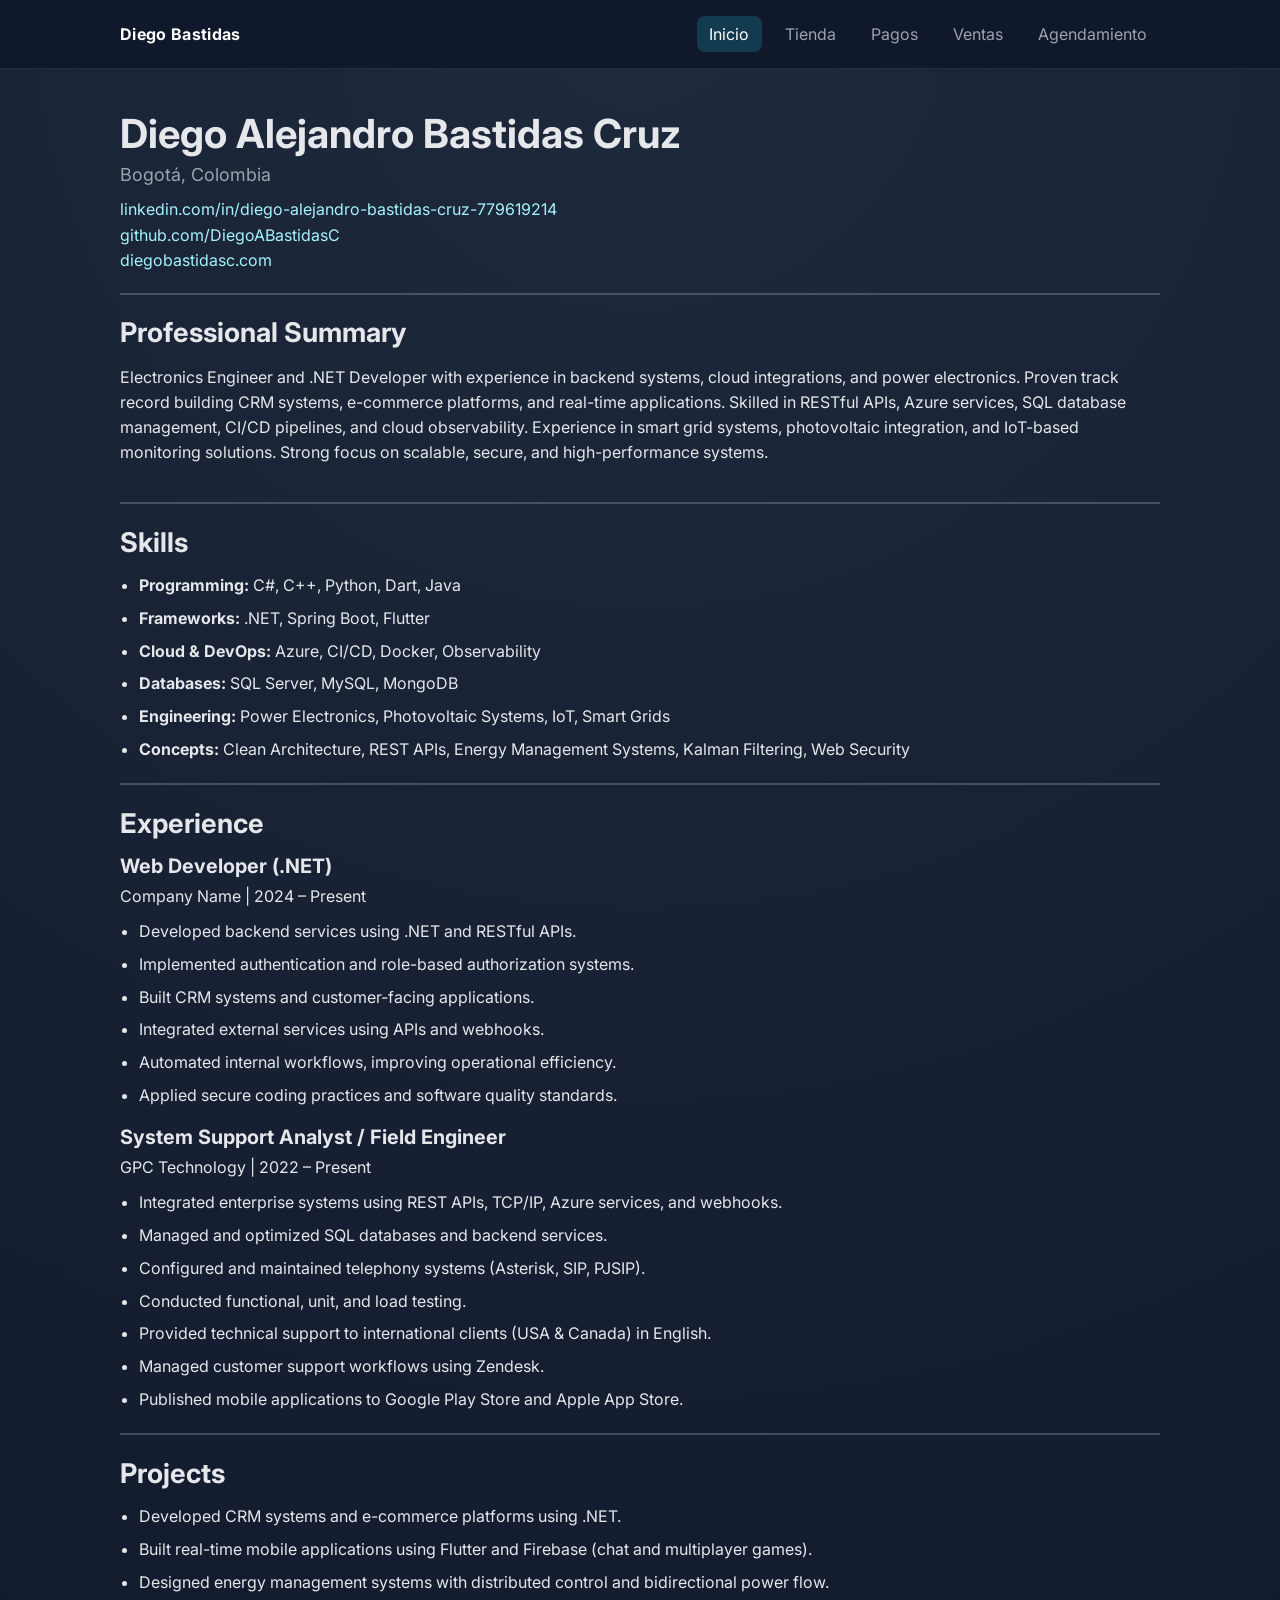
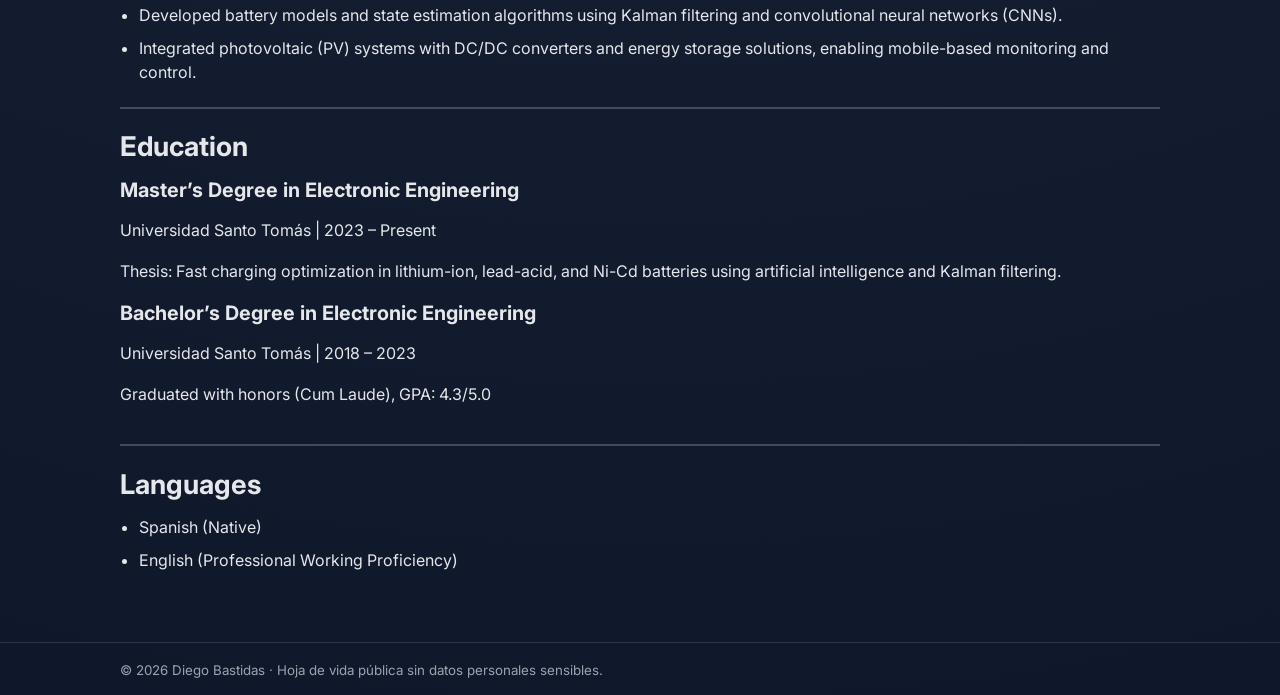
<file: index.html>
<!DOCTYPE html>
<html lang="es">
  <head>
    <meta charset="UTF-8" />
    <meta name="viewport" content="width=device-width, initial-scale=1.0" />
    <title>Portafolio, CV | Diego Bastidas</title>
    <link rel="preconnect" href="https://fonts.googleapis.com" />
    <link rel="preconnect" href="https://fonts.gstatic.com" crossorigin />
    <link
      href="https://fonts.googleapis.com/css2?family=Inter:wght@400;500;600;700&display=swap"
      rel="stylesheet"
    />
    <link rel="stylesheet" href="styles.css" />
  </head>
  <body>
    <header class="site-header">
      <div class="container nav-wrapper">
        <a class="brand" href="index.html">Diego Bastidas</a>
        <nav class="site-nav" aria-label="Navegación principal">
          <a href="index.html" class="active">Inicio</a>
          <a href="tienda.html">Tienda</a>
          <a href="pagos.html">Pagos</a>
          <a href="ventas.html">Ventas</a>
          <a href="agendamiento.html">Agendamiento</a>
        </nav>
      </div>
    </header>

    <main>
      <section class="resume container">
        <header class="resume-header">
          <h1>Diego Alejandro Bastidas Cruz</h1>
          <p class="resume-location">Bogotá, Colombia</p>
          <ul class="resume-links">
            <li>
              <a href="https://linkedin.com/in/diego-alejandro-bastidas-cruz-779619214">
                linkedin.com/in/diego-alejandro-bastidas-cruz-779619214
              </a>
            </li>
            <li><a href="https://github.com/DiegoABastidasC">github.com/DiegoABastidasC</a></li>
            <li><a href="https://diegobastidasc.com">diegobastidasc.com</a></li>
          </ul>
        </header>

        <section class="resume-section">
          <h2>Professional Summary</h2>
          <p>
            Electronics Engineer and .NET Developer with experience in backend systems,
            cloud integrations, and power electronics. Proven track record building CRM
            systems, e-commerce platforms, and real-time applications. Skilled in RESTful
            APIs, Azure services, SQL database management, CI/CD pipelines, and cloud
            observability. Experience in smart grid systems, photovoltaic integration, and
            IoT-based monitoring solutions. Strong focus on scalable, secure, and
            high-performance systems.
          </p>
        </section>

        <section class="resume-section">
          <h2>Skills</h2>
          <ul class="skills-list">
            <li><strong>Programming:</strong> C#, C++, Python, Dart, Java</li>
            <li><strong>Frameworks:</strong> .NET, Spring Boot, Flutter</li>
            <li><strong>Cloud &amp; DevOps:</strong> Azure, CI/CD, Docker, Observability</li>
            <li><strong>Databases:</strong> SQL Server, MySQL, MongoDB</li>
            <li><strong>Engineering:</strong> Power Electronics, Photovoltaic Systems, IoT, Smart Grids</li>
            <li>
              <strong>Concepts:</strong> Clean Architecture, REST APIs, Energy Management
              Systems, Kalman Filtering, Web Security
            </li>
          </ul>
        </section>

        <section class="resume-section">
          <h2>Experience</h2>

          <article class="experience-item">
            <h3>Web Developer (.NET)</h3>
            <p class="experience-meta">Company Name | 2024 – Present</p>
            <ul>
              <li>Developed backend services using .NET and RESTful APIs.</li>
              <li>Implemented authentication and role-based authorization systems.</li>
              <li>Built CRM systems and customer-facing applications.</li>
              <li>Integrated external services using APIs and webhooks.</li>
              <li>Automated internal workflows, improving operational efficiency.</li>
              <li>Applied secure coding practices and software quality standards.</li>
            </ul>
          </article>

          <article class="experience-item">
            <h3>System Support Analyst / Field Engineer</h3>
            <p class="experience-meta">GPC Technology | 2022 – Present</p>
            <ul>
              <li>
                Integrated enterprise systems using REST APIs, TCP/IP, Azure services,
                and webhooks.
              </li>
              <li>Managed and optimized SQL databases and backend services.</li>
              <li>Configured and maintained telephony systems (Asterisk, SIP, PJSIP).</li>
              <li>Conducted functional, unit, and load testing.</li>
              <li>
                Provided technical support to international clients (USA &amp; Canada) in
                English.
              </li>
              <li>Managed customer support workflows using Zendesk.</li>
              <li>Published mobile applications to Google Play Store and Apple App Store.</li>
            </ul>
          </article>
        </section>

        <section class="resume-section">
          <h2>Projects</h2>
          <ul>
            <li>Developed CRM systems and e-commerce platforms using .NET.</li>
            <li>
              Built real-time mobile applications using Flutter and Firebase (chat and
              multiplayer games).
            </li>
            <li>
              Designed energy management systems with distributed control and
              bidirectional power flow.
            </li>
            <li>
              Developed battery models and state estimation algorithms using Kalman
              filtering and convolutional neural networks (CNNs).
            </li>
            <li>
              Integrated photovoltaic (PV) systems with DC/DC converters and energy
              storage solutions, enabling mobile-based monitoring and control.
            </li>
          </ul>
        </section>

        <section class="resume-section">
          <h2>Education</h2>
          <article class="education-item">
            <h3>Master’s Degree in Electronic Engineering</h3>
            <p>Universidad Santo Tomás | 2023 – Present</p>
            <p>
              Thesis: Fast charging optimization in lithium-ion, lead-acid, and Ni-Cd
              batteries using artificial intelligence and Kalman filtering.
            </p>
          </article>
          <article class="education-item">
            <h3>Bachelor’s Degree in Electronic Engineering</h3>
            <p>Universidad Santo Tomás | 2018 – 2023</p>
            <p>Graduated with honors (Cum Laude), GPA: 4.3/5.0</p>
          </article>
        </section>

        <section class="resume-section">
          <h2>Languages</h2>
          <ul class="languages-list">
            <li>Spanish (Native)</li>
            <li>English (Professional Working Proficiency)</li>
          </ul>
        </section>
      </section>
    </main>

    <footer class="site-footer">
      <div class="container">
        <small>© 2026 Diego Bastidas · Hoja de vida pública sin datos personales sensibles.</small>
      </div>
    </footer>
  </body>
</html>
</file>
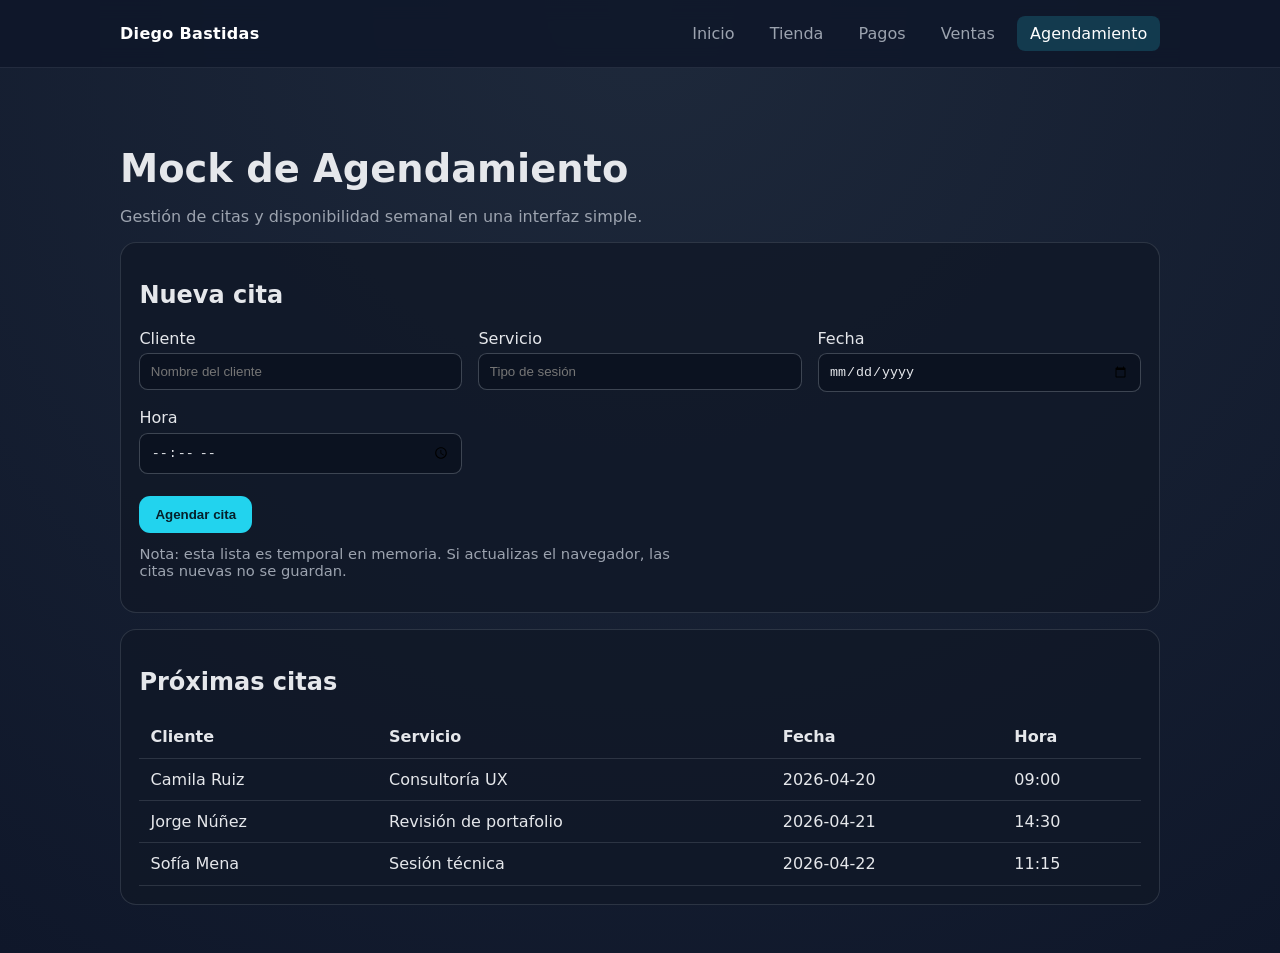
<file: agendamiento.html>
<!DOCTYPE html>
<html lang="es">
  <head>
    <meta charset="UTF-8" />
    <meta name="viewport" content="width=device-width, initial-scale=1.0" />
    <title>Mock | Agendamiento</title>
    <link rel="stylesheet" href="styles.css" />
  </head>
  <body>
    <header class="site-header">
      <div class="container nav-wrapper">
        <a class="brand" href="index.html">Diego Bastidas</a>
        <nav class="site-nav" aria-label="Navegación principal">
          <a href="index.html">Inicio</a>
          <a href="tienda.html">Tienda</a>
          <a href="pagos.html">Pagos</a>
          <a href="ventas.html">Ventas</a>
          <a href="agendamiento.html" class="active">Agendamiento</a>
        </nav>
      </div>
    </header>

    <main class="container hero">
      <h1>Mock de Agendamiento</h1>
      <p>Gestión de citas y disponibilidad semanal en una interfaz simple.</p>

      <section class="panel">
        <h2>Nueva cita</h2>
        <form id="appointment-form">
          <div class="grid">
            <label>
              Cliente
              <input id="client" type="text" placeholder="Nombre del cliente" required />
            </label>
            <label>
              Servicio
              <input id="service" type="text" placeholder="Tipo de sesión" required />
            </label>
            <label>
              Fecha
              <input id="date" type="date" required />
            </label>
            <label>
              Hora
              <input id="time" type="time" required />
            </label>
          </div>
          <button class="button" type="submit">Agendar cita</button>
        </form>
        <p class="helper-text">
          Nota: esta lista es temporal en memoria. Si actualizas el navegador, las citas nuevas no se guardan.
        </p>
      </section>

      <section class="panel">
        <h2>Próximas citas</h2>
        <table class="table">
          <thead>
            <tr>
              <th>Cliente</th>
              <th>Servicio</th>
              <th>Fecha</th>
              <th>Hora</th>
            </tr>
          </thead>
          <tbody id="appointments-body">
            <tr>
              <td>Camila Ruiz</td>
              <td>Consultoría UX</td>
              <td>2026-04-20</td>
              <td>09:00</td>
            </tr>
            <tr>
              <td>Jorge Núñez</td>
              <td>Revisión de portafolio</td>
              <td>2026-04-21</td>
              <td>14:30</td>
            </tr>
            <tr>
              <td>Sofía Mena</td>
              <td>Sesión técnica</td>
              <td>2026-04-22</td>
              <td>11:15</td>
            </tr>
          </tbody>
        </table>
      </section>
    </main>

    <script>
      const form = document.getElementById('appointment-form');
      const appointmentsBody = document.getElementById('appointments-body');

      form.addEventListener('submit', (event) => {
        event.preventDefault();

        const client = document.getElementById('client').value.trim();
        const service = document.getElementById('service').value.trim();
        const date = document.getElementById('date').value;
        const time = document.getElementById('time').value;

        const row = document.createElement('tr');
        row.innerHTML = `
          <td>${client}</td>
          <td>${service}</td>
          <td>${date}</td>
          <td>${time}</td>
        `;

        appointmentsBody.appendChild(row);
        form.reset();
      });
    </script>
  </body>
</html>
</file>
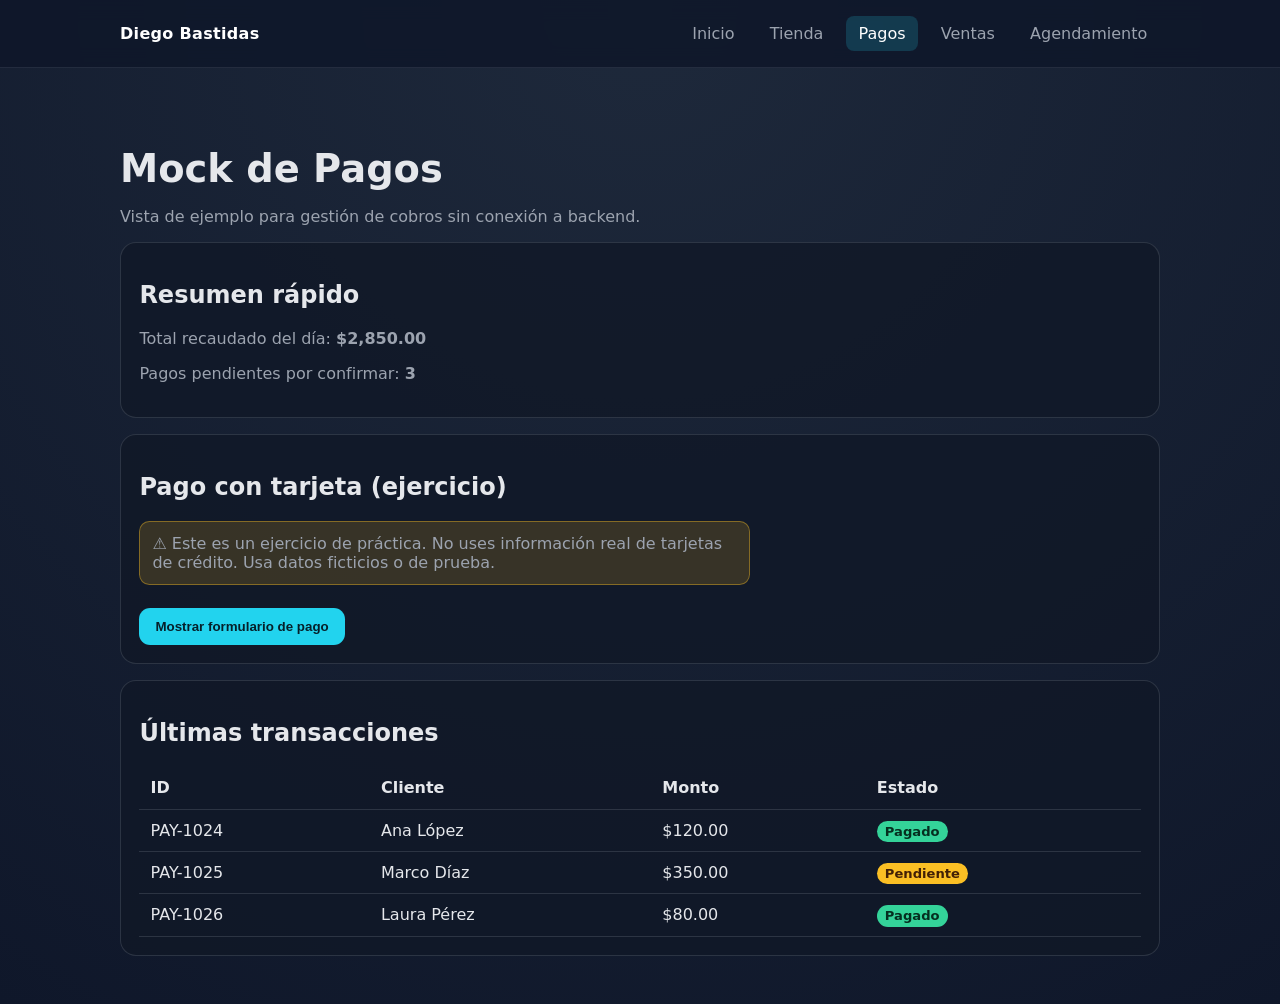
<file: pagos.html>
<!DOCTYPE html>
<html lang="es">
  <head>
    <meta charset="UTF-8" />
    <meta name="viewport" content="width=device-width, initial-scale=1.0" />
    <title>Mock | Pagos</title>
    <link rel="stylesheet" href="styles.css" />
  </head>
  <body>
    <header class="site-header">
      <div class="container nav-wrapper">
        <a class="brand" href="index.html">Diego Bastidas</a>
        <nav class="site-nav" aria-label="Navegación principal">
          <a href="index.html">Inicio</a>
          <a href="tienda.html">Tienda</a>
          <a href="pagos.html" class="active">Pagos</a>
          <a href="ventas.html">Ventas</a>
          <a href="agendamiento.html">Agendamiento</a>
        </nav>
      </div>
    </header>

    <main class="container hero">
      <h1>Mock de Pagos</h1>
      <p>Vista de ejemplo para gestión de cobros sin conexión a backend.</p>

      <section class="panel">
        <h2>Resumen rápido</h2>
        <p>Total recaudado del día: <strong>$2,850.00</strong></p>
        <p>Pagos pendientes por confirmar: <strong>3</strong></p>
      </section>

      <section class="panel">
        <h2>Pago con tarjeta (ejercicio)</h2>
        <p class="warning-text">
          ⚠️ Este es un ejercicio de práctica. No uses información real de tarjetas de crédito.
          Usa datos ficticios o de prueba.
        </p>

        <button class="button" id="openPaymentForm" type="button">Mostrar formulario de pago</button>

        <form id="paymentForm" hidden>
          <div class="grid">
            <label>
              Nombre en la tarjeta
              <input type="text" placeholder="Ej: Maria Perez" required />
            </label>
            <label>
              Número de tarjeta
              <input type="text" placeholder="0000 0000 0000 0000" inputmode="numeric" required />
            </label>
            <label>
              Fecha de expiración
              <input type="text" placeholder="MM/AA" required />
            </label>
            <label>
              CVV
              <input type="password" placeholder="123" inputmode="numeric" required />
            </label>
          </div>
          <button class="button" type="submit">Pagar ahora</button>
        </form>
      </section>

      <section class="panel">
        <h2>Últimas transacciones</h2>
        <table class="table">
          <thead>
            <tr>
              <th>ID</th>
              <th>Cliente</th>
              <th>Monto</th>
              <th>Estado</th>
            </tr>
          </thead>
          <tbody>
            <tr>
              <td>PAY-1024</td>
              <td>Ana López</td>
              <td>$120.00</td>
              <td><span class="status ok">Pagado</span></td>
            </tr>
            <tr>
              <td>PAY-1025</td>
              <td>Marco Díaz</td>
              <td>$350.00</td>
              <td><span class="status warn">Pendiente</span></td>
            </tr>
            <tr>
              <td>PAY-1026</td>
              <td>Laura Pérez</td>
              <td>$80.00</td>
              <td><span class="status ok">Pagado</span></td>
            </tr>
          </tbody>
        </table>
      </section>
    </main>

    <script>
      const openPaymentFormButton = document.getElementById('openPaymentForm');
      const paymentForm = document.getElementById('paymentForm');

      openPaymentFormButton.addEventListener('click', () => {
        paymentForm.hidden = false;
        openPaymentFormButton.hidden = true;
      });
    </script>
  </body>
</html>
</file>
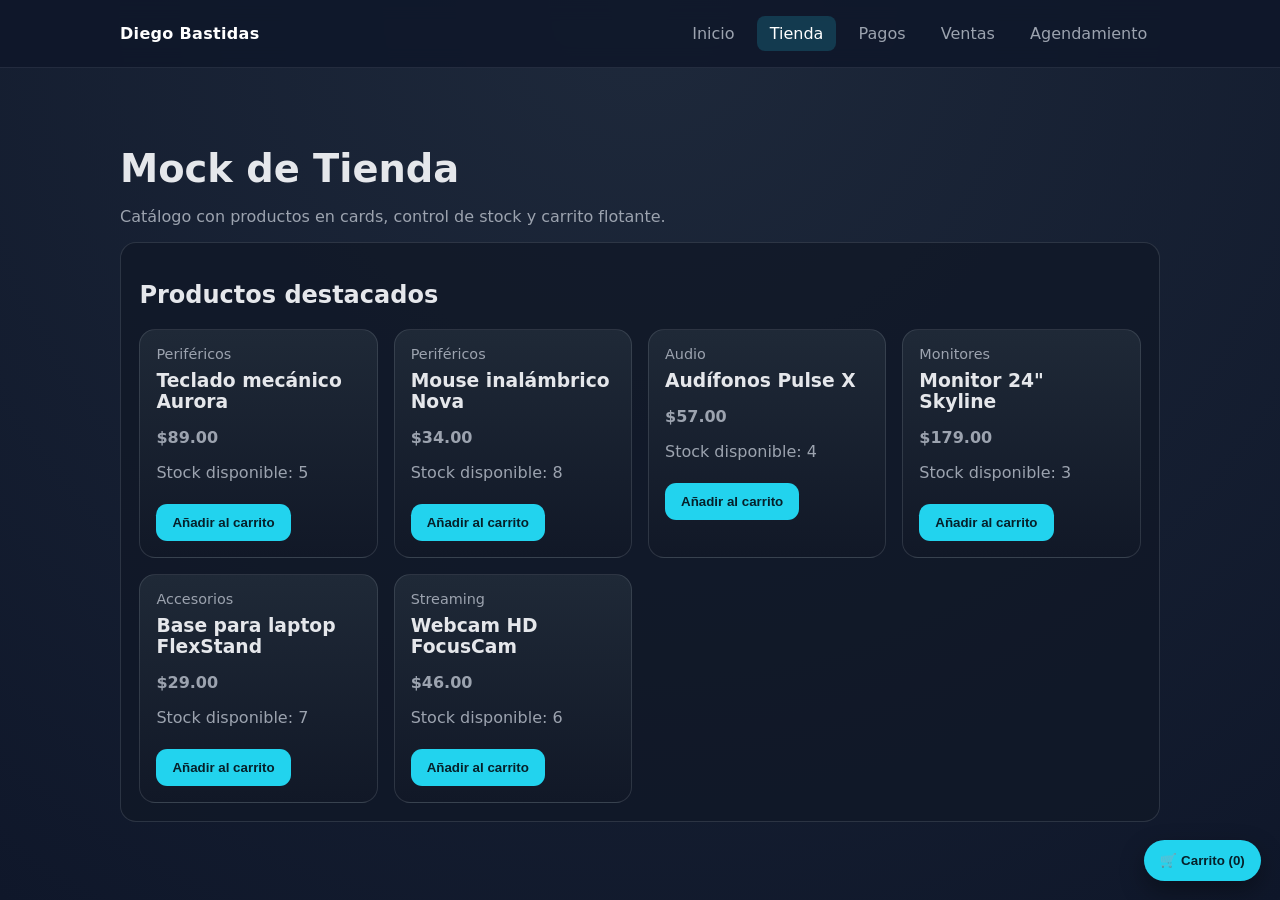
<file: tienda.html>
<!DOCTYPE html>
<html lang="es">
  <head>
    <meta charset="UTF-8" />
    <meta name="viewport" content="width=device-width, initial-scale=1.0" />
    <title>Mock | Tienda</title>
    <link rel="stylesheet" href="styles.css" />
  </head>
  <body>
    <header class="site-header">
      <div class="container nav-wrapper">
        <a class="brand" href="index.html">Diego Bastidas</a>
        <nav class="site-nav" aria-label="Navegación principal">
          <a href="index.html">Inicio</a>
          <a href="tienda.html" class="active">Tienda</a>
          <a href="pagos.html">Pagos</a>
          <a href="ventas.html">Ventas</a>
          <a href="agendamiento.html">Agendamiento</a>
        </nav>
      </div>
    </header>

    <main class="container hero">
      <h1>Mock de Tienda</h1>
      <p>Catálogo con productos en cards, control de stock y carrito flotante.</p>

      <section class="panel">
        <h2>Productos destacados</h2>
        <div class="product-grid" id="productGrid">
          <article class="product-card" data-id="aurora" data-name="Teclado mecánico Aurora" data-price="89" data-stock="5">
            <p class="muted-label">Periféricos</p>
            <h3>Teclado mecánico Aurora</h3>
            <p><strong>$89.00</strong></p>
            <p>Stock disponible: <span class="stock-count">5</span></p>
            <button class="button add-to-cart" type="button">Añadir al carrito</button>
          </article>

          <article class="product-card" data-id="nova" data-name="Mouse inalámbrico Nova" data-price="34" data-stock="8">
            <p class="muted-label">Periféricos</p>
            <h3>Mouse inalámbrico Nova</h3>
            <p><strong>$34.00</strong></p>
            <p>Stock disponible: <span class="stock-count">8</span></p>
            <button class="button add-to-cart" type="button">Añadir al carrito</button>
          </article>

          <article class="product-card" data-id="pulse" data-name="Audífonos Pulse X" data-price="57" data-stock="4">
            <p class="muted-label">Audio</p>
            <h3>Audífonos Pulse X</h3>
            <p><strong>$57.00</strong></p>
            <p>Stock disponible: <span class="stock-count">4</span></p>
            <button class="button add-to-cart" type="button">Añadir al carrito</button>
          </article>

          <article class="product-card" data-id="skyline" data-name="Monitor 24&quot; Skyline" data-price="179" data-stock="3">
            <p class="muted-label">Monitores</p>
            <h3>Monitor 24&quot; Skyline</h3>
            <p><strong>$179.00</strong></p>
            <p>Stock disponible: <span class="stock-count">3</span></p>
            <button class="button add-to-cart" type="button">Añadir al carrito</button>
          </article>

          <article class="product-card" data-id="flexstand" data-name="Base para laptop FlexStand" data-price="29" data-stock="7">
            <p class="muted-label">Accesorios</p>
            <h3>Base para laptop FlexStand</h3>
            <p><strong>$29.00</strong></p>
            <p>Stock disponible: <span class="stock-count">7</span></p>
            <button class="button add-to-cart" type="button">Añadir al carrito</button>
          </article>

          <article class="product-card" data-id="focuscam" data-name="Webcam HD FocusCam" data-price="46" data-stock="6">
            <p class="muted-label">Streaming</p>
            <h3>Webcam HD FocusCam</h3>
            <p><strong>$46.00</strong></p>
            <p>Stock disponible: <span class="stock-count">6</span></p>
            <button class="button add-to-cart" type="button">Añadir al carrito</button>
          </article>
        </div>
      </section>
    </main>

    <button class="floating-cart" id="openCart" type="button" aria-haspopup="dialog" aria-controls="cartModal">
      🛒 Carrito (<span id="cartCount">0</span>)
    </button>

    <div class="modal-backdrop" id="cartModal" role="dialog" aria-modal="true" aria-labelledby="cartTitle" hidden>
      <section class="modal-card">
        <div class="modal-header">
          <h2 id="cartTitle">Carrito de compras</h2>
          <button class="button button-secondary" id="closeCart" type="button">Cerrar</button>
        </div>

        <div id="cartContent">
          <p class="helper-text">No hay ítems en el carrito.</p>
        </div>

        <p><strong>Total del carrito: $<span id="cartTotal">0.00</span></strong></p>
        <a class="button" href="pagos.html">Ir a pago</a>
      </section>
    </div>

    <script>
      const cart = new Map();
      const productCards = document.querySelectorAll('.product-card');
      const cartCount = document.getElementById('cartCount');
      const cartTotal = document.getElementById('cartTotal');
      const cartContent = document.getElementById('cartContent');
      const cartModal = document.getElementById('cartModal');
      const productsById = new Map(
        Array.from(productCards).map((card) => [card.dataset.id, card])
      );

      function renderCart() {
        const items = Array.from(cart.values());
        const totalItems = items.reduce((sum, item) => sum + item.quantity, 0);
        const total = items.reduce((sum, item) => sum + item.quantity * item.price, 0);

        cartCount.textContent = totalItems;
        cartTotal.textContent = total.toFixed(2);

        if (!items.length) {
          cartContent.innerHTML = '<p class="helper-text">No hay ítems en el carrito.</p>';
          return;
        }

        cartContent.innerHTML = `
          <table class="table">
            <thead>
              <tr>
                <th>Producto</th>
                <th>Cantidad</th>
                <th>Precio unitario</th>
                <th>Subtotal</th>
                <th>Acciones</th>
              </tr>
            </thead>
            <tbody>
              ${items
                .map(
                  (item) => `
                <tr>
                  <td>${item.name}</td>
                  <td>${item.quantity}</td>
                  <td>$${item.price.toFixed(2)}</td>
                  <td>$${(item.quantity * item.price).toFixed(2)}</td>
                  <td>
                    <button class="button button-secondary remove-from-cart" type="button" data-id="${item.id}">Quitar</button>
                  </td>
                </tr>`
                )
                .join('')}
            </tbody>
          </table>`;
      }

      productCards.forEach((card) => {
        const button = card.querySelector('.add-to-cart');
        const stockCount = card.querySelector('.stock-count');

        button.addEventListener('click', () => {
          const id = card.dataset.id;
          const name = card.dataset.name;
          const price = Number(card.dataset.price);
          const currentStock = Number(card.dataset.stock);

          if (currentStock <= 0) {
            return;
          }

          card.dataset.stock = String(currentStock - 1);
          stockCount.textContent = card.dataset.stock;

          if (Number(card.dataset.stock) === 0) {
            button.disabled = true;
            button.textContent = 'Sin stock';
          }

          const existing = cart.get(id);
          if (existing) {
            existing.quantity += 1;
          } else {
            cart.set(id, { id, name, price, quantity: 1 });
          }

          renderCart();
        });
      });


      cartContent.addEventListener('click', (event) => {
        const removeButton = event.target.closest('.remove-from-cart');

        if (!removeButton) {
          return;
        }

        const itemId = removeButton.dataset.id;
        const item = cart.get(itemId);

        if (!item) {
          return;
        }

        const productCard = productsById.get(itemId);
        if (productCard) {
          const updatedStock = Number(productCard.dataset.stock) + item.quantity;
          productCard.dataset.stock = String(updatedStock);

          const stockCount = productCard.querySelector('.stock-count');
          if (stockCount) {
            stockCount.textContent = productCard.dataset.stock;
          }

          const addButton = productCard.querySelector('.add-to-cart');
          if (addButton && updatedStock > 0) {
            addButton.disabled = false;
            addButton.textContent = 'Añadir al carrito';
          }
        }

        cart.delete(itemId);
        renderCart();
      });

      document.getElementById('openCart').addEventListener('click', () => {
        cartModal.hidden = false;
      });

      document.getElementById('closeCart').addEventListener('click', () => {
        cartModal.hidden = true;
      });

      cartModal.addEventListener('click', (event) => {
        if (event.target === cartModal) {
          cartModal.hidden = true;
        }
      });

      renderCart();
    </script>
  </body>
</html>
</file>
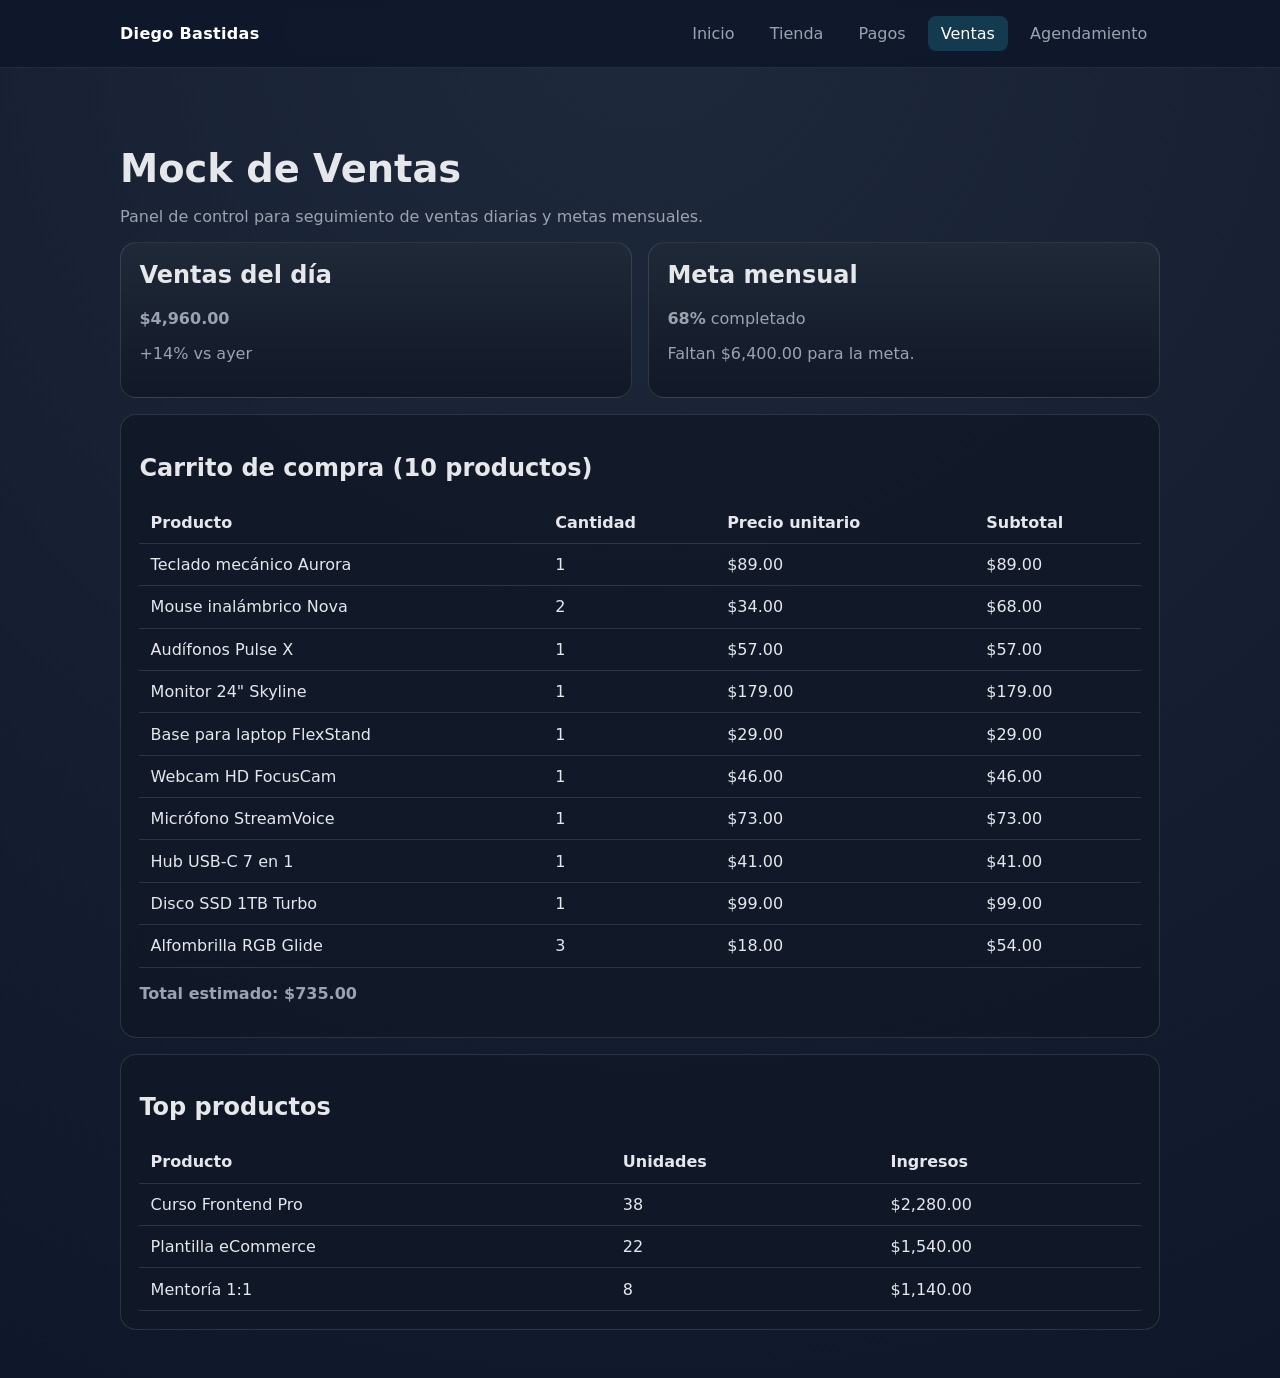
<file: ventas.html>
<!DOCTYPE html>
<html lang="es">
  <head>
    <meta charset="UTF-8" />
    <meta name="viewport" content="width=device-width, initial-scale=1.0" />
    <title>Mock | Ventas</title>
    <link rel="stylesheet" href="styles.css" />
  </head>
  <body>
    <header class="site-header">
      <div class="container nav-wrapper">
        <a class="brand" href="index.html">Diego Bastidas</a>
        <nav class="site-nav" aria-label="Navegación principal">
          <a href="index.html">Inicio</a>
          <a href="tienda.html">Tienda</a>
          <a href="pagos.html">Pagos</a>
          <a href="ventas.html" class="active">Ventas</a>
          <a href="agendamiento.html">Agendamiento</a>
        </nav>
      </div>
    </header>

    <main class="container hero">
      <h1>Mock de Ventas</h1>
      <p>Panel de control para seguimiento de ventas diarias y metas mensuales.</p>

      <section class="grid">
        <article class="card">
          <h2>Ventas del día</h2>
          <p><strong>$4,960.00</strong></p>
          <p>+14% vs ayer</p>
        </article>
        <article class="card">
          <h2>Meta mensual</h2>
          <p><strong>68%</strong> completado</p>
          <p>Faltan $6,400.00 para la meta.</p>
        </article>
      </section>

      <section class="panel">
        <h2>Carrito de compra (10 productos)</h2>
        <table class="table">
          <thead>
            <tr>
              <th>Producto</th>
              <th>Cantidad</th>
              <th>Precio unitario</th>
              <th>Subtotal</th>
            </tr>
          </thead>
          <tbody>
            <tr><td>Teclado mecánico Aurora</td><td>1</td><td>$89.00</td><td>$89.00</td></tr>
            <tr><td>Mouse inalámbrico Nova</td><td>2</td><td>$34.00</td><td>$68.00</td></tr>
            <tr><td>Audífonos Pulse X</td><td>1</td><td>$57.00</td><td>$57.00</td></tr>
            <tr><td>Monitor 24" Skyline</td><td>1</td><td>$179.00</td><td>$179.00</td></tr>
            <tr><td>Base para laptop FlexStand</td><td>1</td><td>$29.00</td><td>$29.00</td></tr>
            <tr><td>Webcam HD FocusCam</td><td>1</td><td>$46.00</td><td>$46.00</td></tr>
            <tr><td>Micrófono StreamVoice</td><td>1</td><td>$73.00</td><td>$73.00</td></tr>
            <tr><td>Hub USB-C 7 en 1</td><td>1</td><td>$41.00</td><td>$41.00</td></tr>
            <tr><td>Disco SSD 1TB Turbo</td><td>1</td><td>$99.00</td><td>$99.00</td></tr>
            <tr><td>Alfombrilla RGB Glide</td><td>3</td><td>$18.00</td><td>$54.00</td></tr>
          </tbody>
        </table>
        <p><strong>Total estimado: $735.00</strong></p>
      </section>

      <section class="panel">
        <h2>Top productos</h2>
        <table class="table">
          <thead>
            <tr>
              <th>Producto</th>
              <th>Unidades</th>
              <th>Ingresos</th>
            </tr>
          </thead>
          <tbody>
            <tr>
              <td>Curso Frontend Pro</td>
              <td>38</td>
              <td>$2,280.00</td>
            </tr>
            <tr>
              <td>Plantilla eCommerce</td>
              <td>22</td>
              <td>$1,540.00</td>
            </tr>
            <tr>
              <td>Mentoría 1:1</td>
              <td>8</td>
              <td>$1,140.00</td>
            </tr>
          </tbody>
        </table>
      </section>
    </main>
  </body>
</html>
</file>
<file: styles.css>
:root {
  --bg: #0f172a;
  --panel: #111827;
  --card: #1f2937;
  --text: #e5e7eb;
  --muted: #9ca3af;
  --primary: #22d3ee;
  --primary-dark: #06b6d4;
  --ok: #34d399;
  --warn: #fbbf24;
}

* {
  box-sizing: border-box;
}

body {
  margin: 0;
  font-family: "Inter", system-ui, -apple-system, sans-serif;
  background: radial-gradient(circle at top, #1e293b, var(--bg));
  color: var(--text);
  min-height: 100vh;
  display: flex;
  flex-direction: column;
}

.container {
  width: min(1040px, 92vw);
  margin: 0 auto;
}

.site-header {
  position: sticky;
  top: 0;
  backdrop-filter: blur(10px);
  background: rgba(15, 23, 42, 0.85);
  border-bottom: 1px solid rgba(156, 163, 175, 0.15);
}

.nav-wrapper {
  display: flex;
  align-items: center;
  justify-content: space-between;
  gap: 1rem;
  padding: 1rem 0;
}

.brand {
  color: #fff;
  text-decoration: none;
  font-weight: 700;
  letter-spacing: 0.02em;
}

.site-nav {
  display: flex;
  gap: 0.6rem;
  flex-wrap: wrap;
}

.site-nav a {
  color: var(--muted);
  text-decoration: none;
  padding: 0.5rem 0.8rem;
  border-radius: 0.5rem;
  transition: background-color 0.2s, color 0.2s;
}

.site-nav a:hover,
.site-nav a.active {
  color: #fff;
  background: rgba(34, 211, 238, 0.18);
}

main {
  flex: 1;
}

.hero {
  padding: 4rem 0 2rem;
}

.badge {
  display: inline-block;
  background: rgba(34, 211, 238, 0.16);
  color: #a5f3fc;
  border: 1px solid rgba(34, 211, 238, 0.45);
  font-size: 0.85rem;
  padding: 0.35rem 0.65rem;
  border-radius: 999px;
}

.hero h1 {
  font-size: clamp(1.9rem, 3vw, 2.7rem);
  margin: 0.85rem 0;
}

.hero p {
  color: var(--muted);
  max-width: 60ch;
}

.grid {
  display: grid;
  grid-template-columns: repeat(auto-fit, minmax(280px, 1fr));
  gap: 1rem;
  margin-bottom: 1rem;
}

.card {
  background: linear-gradient(180deg, #1f2937, #111827);
  border: 1px solid rgba(156, 163, 175, 0.2);
  border-radius: 1rem;
  padding: 1.15rem;
}

.card h2 {
  margin-top: 0;
}

.card p,
.card li {
  color: var(--muted);
}

.card ul {
  margin: 0;
  padding-left: 1.2rem;
}

.mock-links {
  margin-bottom: 3.25rem;
}

.button-group {
  display: flex;
  gap: 0.75rem;
  flex-wrap: wrap;
}

.button {
  background: var(--primary);
  color: #06202a;
  text-decoration: none;
  font-weight: 700;
  padding: 0.68rem 1rem;
  border-radius: 0.7rem;
  transition: transform 0.15s, background-color 0.2s;
  border: 0;
  cursor: pointer;
  display: inline-block;
  margin-top: 0.4rem;
}

.button:hover {
  background: var(--primary-dark);
  transform: translateY(-1px);
}

.panel {
  background: rgba(17, 24, 39, 0.8);
  border: 1px solid rgba(156, 163, 175, 0.2);
  border-radius: 1rem;
  padding: 1.15rem;
  margin-bottom: 1rem;
}

.table {
  width: 100%;
  border-collapse: collapse;
}

.table th,
.table td {
  text-align: left;
  padding: 0.7rem;
  border-bottom: 1px solid rgba(156, 163, 175, 0.2);
}


@media (max-width: 768px) {
  .table {
    display: block;
    overflow-x: auto;
    -webkit-overflow-scrolling: touch;
  }

  .table th,
  .table td {
    white-space: nowrap;
  }
}

.status {
  font-size: 0.82rem;
  font-weight: 600;
  padding: 0.2rem 0.5rem;
  border-radius: 999px;
}

.status.ok {
  color: #052e1f;
  background: var(--ok);
}

.status.warn {
  color: #422006;
  background: var(--warn);
}

.helper-text {
  margin-top: 0.75rem;
  font-size: 0.92rem;
}

.warning-text {
  color: #fde68a;
  background: rgba(251, 191, 36, 0.16);
  border: 1px solid rgba(251, 191, 36, 0.4);
  border-radius: 0.65rem;
  padding: 0.75rem;
  margin-bottom: 1rem;
}

.site-footer {
  border-top: 1px solid rgba(156, 163, 175, 0.2);
  padding: 1rem 0;
  color: var(--muted);
}

@media (max-width: 640px) {
  .hero {
    padding-top: 2.8rem;
  }

  .nav-wrapper {
    flex-direction: column;
    align-items: flex-start;
  }
}

label {
  display: flex;
  flex-direction: column;
  gap: 0.35rem;
  color: var(--text);
  font-weight: 500;
}

input {
  width: 100%;
  padding: 0.6rem 0.65rem;
  border-radius: 0.55rem;
  border: 1px solid rgba(156, 163, 175, 0.35);
  background: #0b1220;
  color: var(--text);
}

.product-grid {
  display: grid;
  grid-template-columns: repeat(auto-fit, minmax(230px, 1fr));
  gap: 1rem;
}

.product-card {
  background: linear-gradient(180deg, #1f2937, #111827);
  border: 1px solid rgba(156, 163, 175, 0.2);
  border-radius: 1rem;
  padding: 1rem;
}

.product-card h3 {
  margin: 0.5rem 0;
}

.product-emoji {
  font-size: 2rem;
}

.product-price {
  color: #fff !important;
  font-weight: 700;
}

.store-toolbar {
  display: flex;
  align-items: center;
  justify-content: space-between;
  gap: 1rem;
  margin-bottom: 1rem;
}

.button {
  border: 0;
  cursor: pointer;
  display: inline-block;
}

.modal {
  position: fixed;
  inset: 0;
  background: rgba(2, 6, 23, 0.7);
  display: flex;
  align-items: center;
  justify-content: center;
  padding: 1rem;
}

.modal-content {
  width: min(760px, 96vw);
  max-height: 90vh;
  overflow: auto;
  background: #111827;
  border: 1px solid rgba(156, 163, 175, 0.3);
  border-radius: 1rem;
  padding: 1rem;
}

.hidden {
  display: none;
}

.muted-label {
  color: var(--muted);
  font-size: 0.9rem;
  margin: 0;
}

.button:disabled {
  cursor: not-allowed;
  opacity: 0.6;
  transform: none;
}

.button-secondary {
  background: rgba(156, 163, 175, 0.22);
  color: var(--text);
}

.button-secondary:hover {
  background: rgba(156, 163, 175, 0.35);
}

.floating-cart {
  position: fixed;
  right: 1.2rem;
  bottom: 1.2rem;
  z-index: 20;
  background: var(--primary);
  color: #06202a;
  border: 0;
  border-radius: 999px;
  padding: 0.8rem 1rem;
  font-weight: 700;
  cursor: pointer;
  box-shadow: 0 10px 24px rgba(0, 0, 0, 0.35);
}


.modal-backdrop[hidden] {
  display: none !important;
}

.modal-backdrop {
  position: fixed;
  inset: 0;
  background: rgba(2, 6, 23, 0.8);
  display: flex;
  align-items: center;
  justify-content: center;
  padding: 1rem;
  z-index: 30;
}

.modal-card {
  width: min(760px, 100%);
  max-height: 90vh;
  overflow: auto;
  background: #0b1220;
  border: 1px solid rgba(156, 163, 175, 0.3);
  border-radius: 1rem;
  padding: 1rem;
}

.modal-header {
  display: flex;
  justify-content: space-between;
  align-items: center;
  gap: 1rem;
}

.resume {
  padding: 2.5rem 0 3rem;
}

.resume-header {
  padding-bottom: 1.4rem;
  border-bottom: 2px solid rgba(156, 163, 175, 0.35);
}

.resume-header h1 {
  margin: 0 0 0.35rem;
  font-size: clamp(1.85rem, 3.5vw, 2.5rem);
}

.resume-location {
  margin: 0;
  color: var(--muted);
  font-size: 1.12rem;
}

.resume-links {
  list-style: none;
  margin: 0.9rem 0 0;
  padding: 0;
  display: grid;
  gap: 0.35rem;
}

.resume-links a {
  color: #a5f3fc;
  text-decoration: none;
}

.resume-links a:hover {
  text-decoration: underline;
}

.resume-section {
  padding: 1.35rem 0;
  border-bottom: 2px solid rgba(156, 163, 175, 0.35);
}

.resume-section:last-child {
  border-bottom: none;
}

.resume-section h2 {
  margin: 0 0 0.9rem;
  font-size: 1.7rem;
}

.resume-section p,
.resume-section li {
  color: var(--text);
  line-height: 1.55;
}

.skills-list,
.languages-list,
.resume-section ul {
  margin: 0;
  padding-left: 1.2rem;
  display: grid;
  gap: 0.5rem;
}

.experience-item + .experience-item,
.education-item + .education-item {
  margin-top: 1.1rem;
}

.experience-item h3,
.education-item h3 {
  margin: 0;
  font-size: 1.24rem;
}

.experience-meta {
  margin: 0.35rem 0 0.65rem;
  color: var(--muted);
}
</file>
